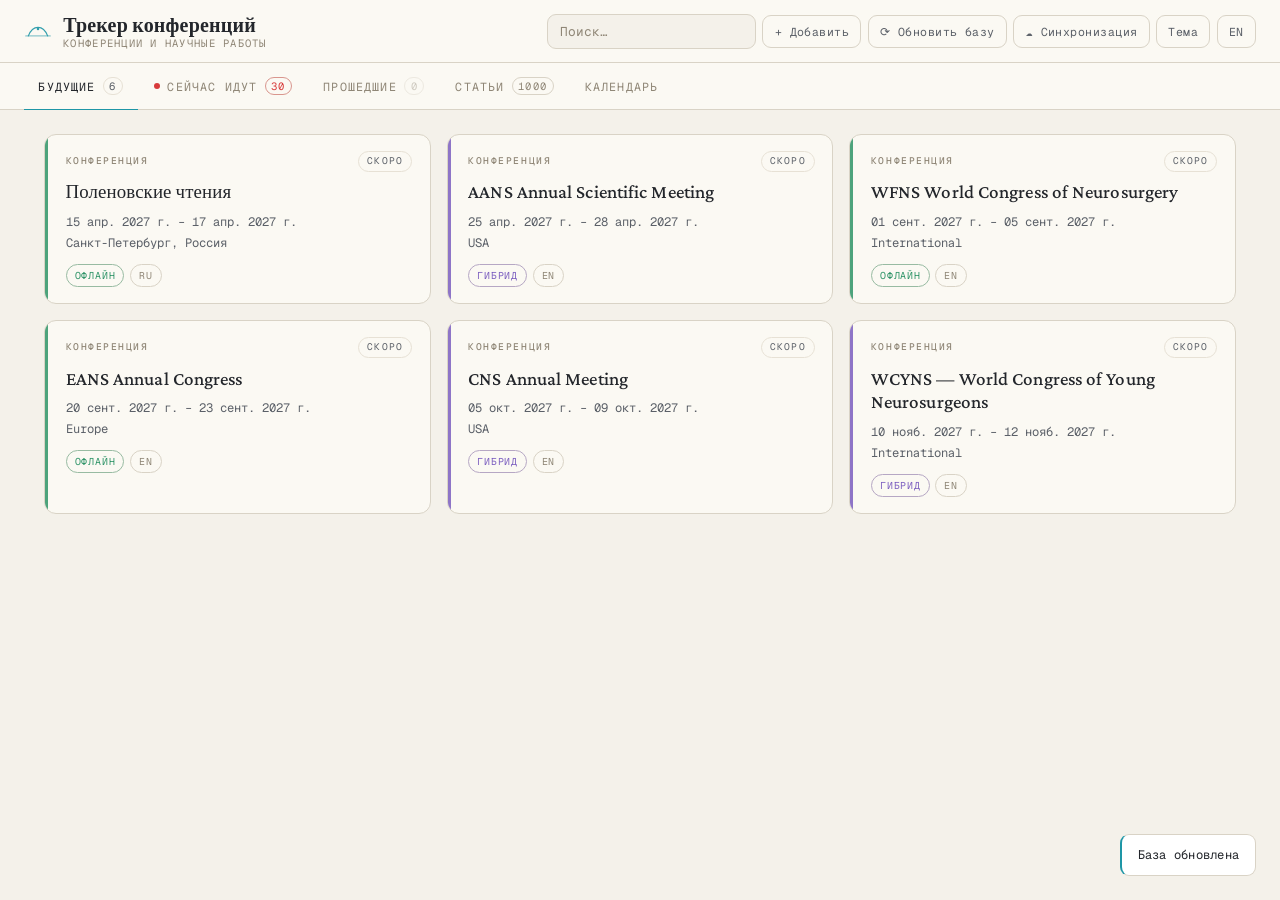
<file: index.html>
<!DOCTYPE html>
<html lang="ru">
<head>
  <meta charset="UTF-8" />
  <meta name="viewport" content="width=device-width, initial-scale=1.0" />
  <title>Conference Tracker</title>
  <link rel="preconnect" href="https://fonts.googleapis.com" />
  <link rel="preconnect" href="https://fonts.gstatic.com" crossorigin />
  <link href="https://fonts.googleapis.com/css2?family=Crimson+Pro:ital,wght@0,400;0,500;0,600;1,400&family=Instrument+Sans:wght@400;500;600&family=Geist+Mono:wght@400;500&display=swap" rel="stylesheet" />
  <link rel="stylesheet" href="css/styles.css" />
</head>
<body>

<header class="app-header">
  <div class="brand">
    <span class="brand-mark" aria-hidden="true">
      <svg viewBox="0 0 32 24" width="28" height="21" fill="none" stroke="currentColor" stroke-width="1.4" stroke-linecap="round">
        <path d="M2 17 H30" stroke-opacity="0.55" />
        <path d="M5 17 C10 4, 22 4, 27 17" />
        <circle cx="16" cy="9.2" r="1.4" fill="currentColor" stroke="none" />
      </svg>
    </span>
    <span class="brand-text">
      <span class="brand-title" data-i18n="app.title">Трекер конференций</span>
      <span class="brand-sub" data-i18n="app.subtitle">Конференции и научные работы</span>
    </span>
  </div>
  <div class="header-actions">
    <input id="search" class="search" type="search" data-i18n-ph="search.placeholder" />
    <button id="addBtn" class="btn" data-i18n="btn.add">+ Добавить</button>
    <button id="updateBtn" class="btn" data-i18n="btn.update">⟳ Обновить базу</button>
    <button id="syncBtn" class="btn" data-i18n="btn.sync">☁ Синхронизация</button>
    <button id="themeBtn" class="btn" data-i18n="btn.theme">Тема</button>
    <button id="langBtn" class="btn">EN</button>
  </div>
</header>

<nav class="tabs" role="tablist">
  <button class="tab-btn active" data-tab="future" role="tab"><span data-i18n="tab.future">Будущие</span><span class="tab-count" data-count="future">0</span></button>
  <button class="tab-btn" data-tab="now" role="tab"><span class="live-dot" aria-hidden="true"></span><span data-i18n="tab.now">Сейчас идут</span><span class="tab-count tab-count--live" data-count="now">0</span></button>
  <button class="tab-btn" data-tab="past" role="tab"><span data-i18n="tab.past">Прошедшие</span><span class="tab-count" data-count="past">0</span></button>
  <button class="tab-btn" data-tab="papers" role="tab"><span data-i18n="tab.papers">Статьи</span><span class="tab-count" data-count="papers">0</span></button>
  <button class="tab-btn" data-tab="calendar" role="tab"><span data-i18n="tab.calendar">Календарь</span></button>
</nav>

<div id="pastFilters" class="filters" hidden>
  <select id="pastFormat"></select>
  <select id="pastAtt"></select>
  <select id="pastTag"></select>
  <select id="pastSort">
    <option value="date" data-i18n="filter.sortDate">По дате</option>
    <option value="rating" data-i18n="filter.sortRating">По оценке</option>
    <option value="title" data-i18n="filter.sortTitle">По названию</option>
  </select>
</div>

<main class="content">
  <section id="tab-future" class="tab-panel"></section>
  <section id="tab-now" class="tab-panel" hidden></section>
  <section id="tab-past" class="tab-panel" hidden></section>
  <section id="tab-papers" class="tab-panel" hidden></section>
  <section id="tab-calendar" class="tab-panel" hidden></section>
</main>

<!-- Modal -->
<div id="modal" class="modal-overlay" hidden>
  <div class="modal">
    <h2 id="modal-title" data-i18n="modal.addTitle">Новая запись</h2>
    <div id="modal-form" class="modal-form"></div>
    <div class="modal-buttons">
      <button id="modalSave" class="btn btn-primary" data-i18n="btn.save">Сохранить</button>
      <button id="modalCancel" class="btn" data-i18n="btn.cancel">Отмена</button>
      <button id="modalDelete" class="btn danger" data-i18n="btn.delete">Удалить</button>
    </div>
  </div>
</div>

<!-- Sync panel -->
<div id="syncPanel" class="modal-overlay" hidden>
  <div class="modal">
    <h2 data-i18n="sync.title">Синхронизация</h2>
    <label class="m-field"><span data-i18n="sync.token">GitHub токен</span><input name="token" type="password" autocomplete="off"></label>
    <p class="hint" data-i18n="sync.tokenHint">Подсказка по scope</p>
    <label class="m-field"><span data-i18n="sync.gistId">Gist ID</span><input name="gistId" type="text"></label>
    <div class="m-row">
      <label class="m-field"><span data-i18n="sync.owner">Owner</span><input name="owner" type="text"></label>
      <label class="m-field"><span data-i18n="sync.repo">Repo</span><input name="repo" type="text"></label>
    </div>
    <label class="m-check"><input name="auto" type="checkbox"> <span data-i18n="sync.auto">Автосинхронизация</span></label>
    <div class="modal-buttons">
      <button id="syncPush" class="btn" data-i18n="sync.push">Выгрузить ↑</button>
      <button id="syncPull" class="btn" data-i18n="sync.pull">Загрузить ↓</button>
      <button id="syncClose" class="btn" data-i18n="btn.close">Закрыть</button>
    </div>
  </div>
</div>

<div id="toasts" class="toasts"></div>

<script src="js/i18n.js"></script>
<script src="js/store.js"></script>
<script src="js/render.js"></script>
<script src="js/modal.js"></script>
<script src="js/calendar.js"></script>
<script src="js/import-helpers.js"></script>
<script src="js/import-data.js"></script>
<script src="js/import.js"></script>
<script src="js/ics.js"></script>
<script src="js/update.js"></script>
<script src="js/sync.js"></script>
<script src="js/app.js"></script>
</body>
</html>
</file>
<file: css/styles.css>
/* Conference Tracker — Neural Cartography
   Dark clinical "instrument-atlas" aesthetic. Dark is the primary theme;
   light inverts surfaces; auto follows the OS. Depth via hairlines + panels,
   not shadows. Accents appear as edges/dots, never as fills. */

/* ---------------------------------------------------------------- tokens */
:root {
  /* surfaces (dark — primary) */
  --bg:        #0D0F13;
  --panel:     #14171C;
  --panel-2:   #181C22;
  --hairline:  #282E37;
  --hairline-2:#20252D;

  /* text — warm bone, never pure white */
  --ink:       #E8E2D6;
  --ink-dim:   #8A8F99;
  --ink-faint: #5F6570;

  /* signal codes */
  --c-online:  #4FD1E0;
  --c-offline: #5FBF8F;
  --c-hybrid:  #A98BE0;
  --c-study:   #E0A94F;
  --c-live:    #FF5A5A;
  --c-paper:   #4FD1E0;

  /* fonts */
  --font-display: 'Crimson Pro', Georgia, 'Times New Roman', serif;
  --font-mono: 'Geist Mono', 'IBM Plex Mono', ui-monospace, 'SF Mono', Menlo, monospace;
  --font-sans: 'Instrument Sans', -apple-system, BlinkMacSystemFont, 'Segoe UI', system-ui, sans-serif;

  /* rhythm */
  --r-card: 12px;
  --r-chip: 15px;
  --r-field: 9px;
  --code: var(--c-offline);
  color-scheme: dark;
}

:root[data-theme="light"] {
  --bg:        #F4F1EA;
  --panel:     #FBF9F3;
  --panel-2:   #FFFFFF;
  --hairline:  #D9D3C6;
  --hairline-2:#E7E1D5;
  --ink:       #23262B;
  --ink-dim:   #5B6068;
  --ink-faint: #8F8676;
  --c-online:  #1E96A6;
  --c-offline: #2F9468;
  --c-hybrid:  #7C5FC0;
  --c-study:   #B5812A;
  --c-live:    #D83B3B;
  --c-paper:   #1E96A6;
  color-scheme: light;
}
@media (prefers-color-scheme: light) {
  :root[data-theme="auto"] {
    --bg:        #F4F1EA;
    --panel:     #FBF9F3;
    --panel-2:   #FFFFFF;
    --hairline:  #D9D3C6;
    --hairline-2:#E7E1D5;
    --ink:       #23262B;
    --ink-dim:   #5B6068;
    --ink-faint: #8F8676;
    --c-online:  #1E96A6;
    --c-offline: #2F9468;
    --c-hybrid:  #7C5FC0;
    --c-study:   #B5812A;
    --c-live:    #D83B3B;
    --c-paper:   #1E96A6;
    color-scheme: light;
  }
}

/* code color per format */
.card[data-format="online"], .cal-ev.fmt-online { --code: var(--c-online); }
.card[data-format="offline"] { --code: var(--c-offline); }
.card[data-format="hybrid"], .cal-ev.fmt-hybrid { --code: var(--c-hybrid); }
.card[data-format="study"] { --code: var(--c-study); }
.card[data-format="paper"] { --code: var(--c-paper); }

/* ---------------------------------------------------------------- base */
* { box-sizing: border-box; }
[hidden] { display: none !important; }

html { -webkit-text-size-adjust: 100%; }
body {
  margin: 0;
  font-family: var(--font-sans);
  background: var(--bg);
  color: var(--ink);
  font-size: 15px;
  line-height: 1.55;
  font-feature-settings: "ss01";
  -webkit-font-smoothing: antialiased;
}

::selection { background: color-mix(in srgb, var(--c-online) 32%, transparent); }

::-webkit-scrollbar { width: 11px; height: 11px; }
::-webkit-scrollbar-track { background: transparent; }
::-webkit-scrollbar-thumb { background: var(--hairline); border-radius: 6px; border: 3px solid var(--bg); }
::-webkit-scrollbar-thumb:hover { background: var(--ink-faint); }

a { color: inherit; }

.mono { font-family: var(--font-mono); font-variant-numeric: tabular-nums; }

/* ---------------------------------------------------------------- header */
.app-header {
  display: flex; align-items: center; justify-content: space-between;
  gap: 1rem; padding: .85rem 1.5rem;
  background: var(--panel);
  border-bottom: 1px solid var(--hairline);
  flex-wrap: wrap;
  position: sticky; top: 0; z-index: 20;
}
.brand { display: flex; align-items: center; gap: .7rem; }
.brand-mark { color: var(--c-online); display: inline-flex; opacity: .9; }
.brand-text { display: flex; flex-direction: column; line-height: 1.15; }
.brand-title { font-family: var(--font-display); font-weight: 600; font-size: 1.25rem; letter-spacing: .01em; }
.brand-sub { font-family: var(--font-mono); color: var(--ink-faint); font-size: .66rem; letter-spacing: .12em; text-transform: uppercase; }

.header-actions { display: flex; gap: .4rem; align-items: center; flex-wrap: wrap; }
.search {
  font-family: var(--font-mono); font-size: .8rem;
  padding: .5rem .75rem; border: 1px solid var(--hairline); border-radius: var(--r-field);
  background: var(--bg); color: var(--ink); min-width: 190px;
  transition: border-color .15s ease, box-shadow .15s ease;
}
.search::placeholder { color: var(--ink-faint); }
.search:focus { outline: none; border-color: var(--c-online); box-shadow: 0 0 0 3px color-mix(in srgb, var(--c-online) 18%, transparent); }

.btn {
  font-family: var(--font-mono); font-size: .72rem; letter-spacing: .04em;
  padding: .5rem .7rem; border: 1px solid var(--hairline); border-radius: var(--r-field);
  background: transparent; color: var(--ink-dim); cursor: pointer;
  transition: color .15s ease, border-color .15s ease, box-shadow .15s ease, background .15s ease;
}
.btn:hover { color: var(--ink); border-color: color-mix(in srgb, var(--c-online) 55%, var(--hairline)); box-shadow: 0 0 0 3px color-mix(in srgb, var(--c-online) 10%, transparent); }
.btn:focus-visible { outline: none; border-color: var(--c-online); box-shadow: 0 0 0 3px color-mix(in srgb, var(--c-online) 22%, transparent); }
.btn-primary { background: color-mix(in srgb, var(--c-online) 18%, transparent); color: var(--ink); border-color: color-mix(in srgb, var(--c-online) 55%, var(--hairline)); }
.btn-primary:hover { background: color-mix(in srgb, var(--c-online) 26%, transparent); }
.btn.danger { color: var(--c-live); border-color: color-mix(in srgb, var(--c-live) 35%, var(--hairline)); }
.btn.danger:hover { box-shadow: 0 0 0 3px color-mix(in srgb, var(--c-live) 12%, transparent); border-color: var(--c-live); }

/* ---------------------------------------------------------------- tabs */
.tabs {
  display: flex; gap: .15rem; padding: 0 1.5rem; flex-wrap: wrap;
  border-bottom: 1px solid var(--hairline); background: var(--panel);
  position: sticky; top: 54px; z-index: 19;
}
.tab-btn {
  display: inline-flex; align-items: center; gap: .45rem;
  font-family: var(--font-mono); font-size: .73rem; letter-spacing: .1em; text-transform: uppercase;
  padding: .85rem .9rem; border: none; background: none; color: var(--ink-faint);
  cursor: pointer; border-bottom: 1.5px solid transparent; margin-bottom: -1px;
  transition: color .15s ease, border-color .15s ease;
}
.tab-btn:hover { color: var(--ink-dim); }
.tab-btn.active { color: var(--ink); border-bottom-color: var(--c-online); }
.tab-btn:focus-visible { outline: none; color: var(--ink); box-shadow: inset 0 -2px 0 var(--c-online); }
.tab-count {
  font-size: .66rem; color: var(--ink-faint); font-variant-numeric: tabular-nums;
  padding: .05rem .35rem; border: 1px solid var(--hairline); border-radius: var(--r-chip); line-height: 1.4;
}
.tab-btn.active .tab-count { color: var(--ink-dim); border-color: var(--hairline-2); }
.tab-count.is-zero { opacity: .4; }
.tab-count--live { color: var(--c-live); border-color: color-mix(in srgb, var(--c-live) 40%, var(--hairline)); }
.tab-count--live.is-zero { color: var(--ink-faint); border-color: var(--hairline); }
.live-dot { width: 6px; height: 6px; border-radius: 50%; background: var(--c-live); box-shadow: 0 0 0 0 color-mix(in srgb, var(--c-live) 70%, transparent); animation: pulse 2s ease-out infinite; }
@keyframes pulse { 0% { box-shadow: 0 0 0 0 color-mix(in srgb, var(--c-live) 55%, transparent); } 70% { box-shadow: 0 0 0 6px transparent; } 100% { box-shadow: 0 0 0 0 transparent; } }

/* ---------------------------------------------------------------- filters */
.filters { display: flex; gap: .5rem; padding: 1rem 1.5rem 0; flex-wrap: wrap; }
.filter-select, .filters select {
  font-family: var(--font-mono); font-size: .74rem; letter-spacing: .03em;
  padding: .45rem .7rem; border: 1px solid var(--hairline); border-radius: var(--r-field);
  background: var(--panel); color: var(--ink-dim);
  appearance: none; -webkit-appearance: none;
  background-image: linear-gradient(45deg, transparent 50%, var(--ink-faint) 50%), linear-gradient(135deg, var(--ink-faint) 50%, transparent 50%);
  background-position: calc(100% - 14px) 52%, calc(100% - 9px) 52%;
  background-size: 5px 5px, 5px 5px; background-repeat: no-repeat;
  padding-right: 1.8rem; cursor: pointer;
  transition: border-color .15s ease, box-shadow .15s ease, color .15s ease;
}
.filters select:hover { color: var(--ink); }
.filters select:focus { outline: none; border-color: var(--c-online); box-shadow: 0 0 0 3px color-mix(in srgb, var(--c-online) 16%, transparent); }

/* ---------------------------------------------------------------- content */
.content { padding: 1.5rem; max-width: 1240px; margin: 0 auto; }
.grid { display: grid; grid-template-columns: repeat(auto-fill, minmax(300px, 1fr)); gap: 1rem; }
.subhead {
  font-family: var(--font-mono); font-size: .7rem; letter-spacing: .16em; text-transform: uppercase;
  color: var(--ink-faint); margin: 2rem 0 .9rem; display: flex; align-items: center; gap: .75rem; font-weight: 500;
}
.subhead::after { content: ""; flex: 1; height: 1px; background: var(--hairline); }

/* ---------------------------------------------------------------- cards */
.card {
  display: flex; background: var(--panel);
  border: 1px solid var(--hairline); border-radius: var(--r-card);
  overflow: hidden;
  transition: border-color .18s ease, background .18s ease, transform .18s ease;
}
.card:hover { border-color: color-mix(in srgb, var(--code) 45%, var(--hairline)); background: var(--panel-2); }
.card.open { background: var(--panel-2); border-color: color-mix(in srgb, var(--code) 35%, var(--hairline)); }
.strip { width: 3px; flex: 0 0 3px; background: var(--code); opacity: .85; }
.card:hover .strip, .card.open .strip { opacity: 1; }
.card-inner { flex: 1; min-width: 0; }

.card-head { padding: 1rem 1.1rem; cursor: pointer; }
.card-top { display: flex; justify-content: space-between; align-items: center; gap: .5rem; margin-bottom: .55rem; }
.badge {
  font-family: var(--font-mono); font-size: .6rem; font-weight: 500; letter-spacing: .16em;
  color: var(--ink-faint);
}
.badge-study { color: var(--c-study); }
.badge-paper { color: var(--c-paper); }
.phase {
  font-family: var(--font-mono); font-size: .6rem; letter-spacing: .12em; text-transform: uppercase;
  padding: .12rem .5rem; border-radius: var(--r-chip); border: 1px solid var(--hairline); color: var(--ink-faint);
}
.phase-future { color: var(--ink-dim); border-color: var(--hairline-2); }
.phase-now { color: var(--c-live); border-color: color-mix(in srgb, var(--c-live) 40%, var(--hairline)); }
.phase-past { color: var(--ink-faint); }

.card-title {
  font-family: var(--font-display); font-weight: 500; font-size: 1.18rem; line-height: 1.25;
  margin: .1rem 0 .55rem; letter-spacing: .005em;
}
.card-meta { font-family: var(--font-mono); color: var(--ink-dim); font-size: .76rem; font-variant-numeric: tabular-nums; display: flex; flex-direction: column; gap: .15rem; }
.meta-line { white-space: nowrap; overflow: hidden; text-overflow: ellipsis; }

.chips { display: flex; gap: .35rem; flex-wrap: wrap; margin-top: .7rem; }
.chip {
  font-family: var(--font-mono); font-size: .62rem; letter-spacing: .08em; text-transform: uppercase;
  padding: .18rem .5rem; border-radius: var(--r-chip); border: 1px solid var(--hairline); color: var(--ink-dim);
}
.chip--format { color: var(--code); border-color: color-mix(in srgb, var(--code) 38%, var(--hairline)); }
.chip--lang { color: var(--ink-faint); }

/* expanded body */
.card-body { display: none; padding: 0 1.1rem 1.1rem; border-top: 1px solid var(--hairline-2); }
.card.open .card-body { display: block; animation: fade .18s ease; }
@keyframes fade { from { opacity: 0; transform: translateY(-3px); } to { opacity: 1; transform: none; } }

.field-block { margin-top: 1rem; }
.field-block > label {
  display: block; font-family: var(--font-mono); font-size: .6rem; letter-spacing: .14em;
  text-transform: uppercase; color: var(--ink-faint); margin-bottom: .35rem;
}
.ro { white-space: pre-wrap; font-size: .85rem; color: var(--ink-dim); }
.notes-edit {
  width: 100%; font-family: var(--font-sans); font-size: .85rem;
  padding: .6rem .7rem; border: 1px solid var(--hairline); border-radius: var(--r-field);
  background: var(--bg); color: var(--ink); resize: vertical;
  transition: border-color .15s ease, box-shadow .15s ease;
}
.notes-edit:focus { outline: none; border-color: var(--c-online); box-shadow: 0 0 0 3px color-mix(in srgb, var(--c-online) 16%, transparent); }

.mini-row { margin-top: 1rem; display: flex; gap: .4rem; flex-wrap: wrap; }
.btn-mini {
  font-family: var(--font-mono); font-size: .68rem; letter-spacing: .03em;
  padding: .35rem .6rem; border: 1px solid var(--hairline); border-radius: var(--r-field);
  background: transparent; color: var(--ink-dim); cursor: pointer; text-decoration: none; display: inline-block;
  transition: color .15s ease, border-color .15s ease, box-shadow .15s ease;
}
.btn-mini:hover { color: var(--ink); border-color: var(--ink-faint); }
.btn-mini.danger { color: var(--c-live); border-color: color-mix(in srgb, var(--c-live) 30%, var(--hairline)); }
.btn-mini.active { color: var(--c-study); border-color: color-mix(in srgb, var(--c-study) 50%, var(--hairline)); box-shadow: 0 0 0 3px color-mix(in srgb, var(--c-study) 10%, transparent); }

.brief-btn { color: var(--ink-dim); }
.brief-box {
  margin-top: .6rem; padding: .6rem .8rem; font-size: .85rem; color: var(--ink-dim);
  background: var(--bg); border-left: 2px solid var(--code); border-radius: 0 var(--r-field) var(--r-field) 0;
}

.cal-actions { margin-top: 1rem; display: flex; gap: .4rem; align-items: center; flex-wrap: wrap; }
.cal-actions-label { font-family: var(--font-mono); font-size: .6rem; letter-spacing: .12em; text-transform: uppercase; color: var(--ink-faint); }

.card-actions { margin-top: 1.1rem; display: flex; gap: .4rem; padding-top: .9rem; border-top: 1px solid var(--hairline-2); }
.links { margin-top: 1rem; display: flex; gap: .9rem; flex-wrap: wrap; }
.lnk { font-family: var(--font-mono); font-size: .72rem; letter-spacing: .03em; color: var(--c-online); text-decoration: none; border-bottom: 1px solid transparent; transition: border-color .15s ease; }
.lnk:hover { border-bottom-color: currentColor; }

/* stars */
.stars { display: inline-flex; gap: .2rem; }
.star { cursor: pointer; color: var(--ink-faint); font-size: 1.25rem; line-height: 1; transition: color .12s ease, transform .12s ease; }
.star:hover { transform: scale(1.12); }
.star.on { color: var(--c-study); }

/* attendance segment */
.seg { display: inline-flex; border: 1px solid var(--hairline); border-radius: var(--r-field); overflow: hidden; margin-top: 1rem; }
.seg-btn {
  font-family: var(--font-mono); font-size: .66rem; letter-spacing: .04em;
  padding: .4rem .65rem; border: none; background: transparent; color: var(--ink-faint); cursor: pointer;
  border-right: 1px solid var(--hairline); transition: color .15s ease, background .15s ease;
}
.seg-btn:last-child { border-right: none; }
.seg-btn:hover { color: var(--ink-dim); }
.seg-btn.active { color: var(--ink); background: color-mix(in srgb, var(--c-offline) 16%, transparent); }
.seg-btn.att-online.active { background: color-mix(in srgb, var(--c-online) 16%, transparent); }
.seg-btn.att-not_visited.active { background: color-mix(in srgb, var(--ink-faint) 18%, transparent); }

/* attendance pill (table) */
.pill { font-family: var(--font-mono); font-size: .62rem; letter-spacing: .06em; padding: .15rem .55rem; border-radius: var(--r-chip); border: 1px solid var(--hairline); }
.att-not_visited { color: var(--ink-faint); }
.att-visited { color: var(--c-offline); border-color: color-mix(in srgb, var(--c-offline) 38%, var(--hairline)); }
.att-online { color: var(--c-online); border-color: color-mix(in srgb, var(--c-online) 38%, var(--hairline)); }

/* ---------------------------------------------------------------- table */
.tbl { width: 100%; border-collapse: collapse; background: var(--panel); border: 1px solid var(--hairline); border-radius: var(--r-card); overflow: hidden; }
.tbl th, .tbl td { padding: .7rem .95rem; text-align: left; border-bottom: 1px solid var(--hairline-2); }
.tbl th {
  font-family: var(--font-mono); font-size: .6rem; letter-spacing: .12em; text-transform: uppercase;
  color: var(--ink-faint); font-weight: 500; background: var(--panel);
}
.tbl td { font-size: .84rem; color: var(--ink-dim); }
.tbl td:first-child { color: var(--ink); font-family: var(--font-display); font-size: .98rem; }
.tbl td:nth-child(2), .tbl td:nth-child(5) { font-family: var(--font-mono); font-variant-numeric: tabular-nums; font-size: .76rem; }
.tbl td:nth-child(5) { color: var(--c-study); letter-spacing: .1em; }
.tbl tbody tr { cursor: pointer; transition: background .14s ease; }
.tbl tbody tr:hover { background: var(--panel-2); }
.tbl tbody tr:last-child td { border-bottom: none; }

/* ---------------------------------------------------------------- empty/banner */
.empty {
  text-align: center; color: var(--ink-faint); padding: 4rem 1rem;
  font-family: var(--font-mono); font-size: .8rem; letter-spacing: .04em;
  border: 1px dashed var(--hairline); border-radius: var(--r-card);
}
.banner {
  padding: .7rem 1rem; border: 1px solid var(--hairline); border-left: 2px solid var(--c-live);
  border-radius: var(--r-field); margin-bottom: 1.2rem; color: var(--ink-dim); font-size: .85rem;
}
.now-banner {
  display: flex; align-items: center; gap: .65rem; margin-bottom: 1.4rem;
  padding: .65rem 1rem; background: var(--panel); border: 1px solid var(--hairline);
  border-left: 2px solid var(--c-live); border-radius: var(--r-field);
}
.now-banner-text { font-family: var(--font-mono); font-size: .68rem; letter-spacing: .14em; text-transform: uppercase; color: var(--ink-dim); font-variant-numeric: tabular-nums; }

/* ---------------------------------------------------------------- calendar */
.cal-head { display: flex; align-items: center; gap: .6rem; margin-bottom: 1rem; flex-wrap: wrap; }
.cal-title { font-family: var(--font-display); font-weight: 600; font-size: 1.1rem; min-width: 180px; text-align: center; font-variant-numeric: tabular-nums; }
.cal-mine { display: inline-flex; align-items: center; gap: .4rem; font-family: var(--font-mono); font-size: .68rem; letter-spacing: .06em; text-transform: uppercase; color: var(--ink-faint); margin-left: auto; cursor: pointer; }
.cal-mine input { accent-color: var(--c-study); }
.cal-weekdays { display: grid; grid-template-columns: repeat(7, 1fr); gap: 5px; margin-bottom: 5px; }
.cal-weekdays div { text-align: center; font-family: var(--font-mono); font-size: .6rem; letter-spacing: .1em; text-transform: uppercase; color: var(--ink-faint); }
.cal-grid { display: grid; grid-template-columns: repeat(7, 1fr); gap: 5px; }
.cal-cell { background: var(--panel); border: 1px solid var(--hairline-2); border-radius: var(--r-field); min-height: 92px; padding: 6px; transition: border-color .15s ease; }
.cal-cell.empty { background: transparent; border-color: transparent; }
.cal-cell.today { border-color: color-mix(in srgb, var(--c-online) 55%, var(--hairline)); }
.cal-day { font-family: var(--font-mono); font-size: .68rem; color: var(--ink-faint); margin-bottom: 4px; font-variant-numeric: tabular-nums; }
.cal-cell.today .cal-day { color: var(--c-online); }
.cal-ev {
  font-family: var(--font-mono); font-size: .64rem; letter-spacing: .02em;
  padding: .12rem .35rem; border-radius: 4px; margin-bottom: 3px; cursor: pointer;
  color: var(--ink); background: color-mix(in srgb, var(--c-offline) 16%, transparent);
  border-left: 2px solid var(--c-offline);
  white-space: nowrap; overflow: hidden; text-overflow: ellipsis;
  transition: background .14s ease;
}
.cal-ev.fmt-online { background: color-mix(in srgb, var(--c-online) 16%, transparent); border-left-color: var(--c-online); }
.cal-ev.fmt-hybrid { background: color-mix(in srgb, var(--c-hybrid) 16%, transparent); border-left-color: var(--c-hybrid); }
.cal-ev:hover { background: color-mix(in srgb, var(--code, var(--c-offline)) 28%, transparent); }
.cal-ev.mine { box-shadow: inset 0 0 0 1px color-mix(in srgb, var(--c-study) 60%, transparent); border-left-color: var(--c-study); }

/* ---------------------------------------------------------------- modal */
.modal-overlay { position: fixed; inset: 0; background: color-mix(in srgb, var(--bg) 78%, black); backdrop-filter: blur(3px); display: flex; align-items: flex-start; justify-content: center; padding: 3.5rem 1rem; overflow-y: auto; z-index: 60; }
.modal { background: var(--panel); border: 1px solid var(--hairline); border-radius: var(--r-card); padding: 1.75rem; width: 100%; max-width: 580px; }
.modal h2 { font-family: var(--font-display); font-weight: 600; font-size: 1.4rem; margin: 0 0 1.25rem; }
.modal-form .m-field, .modal .m-field { display: block; margin-bottom: .9rem; }
.m-field > span { display: block; font-family: var(--font-mono); font-size: .6rem; letter-spacing: .12em; text-transform: uppercase; color: var(--ink-faint); margin-bottom: .35rem; }
.m-field input, .m-field select, .m-field textarea {
  width: 100%; font-family: var(--font-sans); font-size: .88rem;
  padding: .55rem .7rem; border: 1px solid var(--hairline); border-radius: var(--r-field);
  background: var(--bg); color: var(--ink);
  transition: border-color .15s ease, box-shadow .15s ease;
}
.m-field input:focus, .m-field select:focus, .m-field textarea:focus { outline: none; border-color: var(--c-online); box-shadow: 0 0 0 3px color-mix(in srgb, var(--c-online) 16%, transparent); }
.m-row { display: grid; grid-template-columns: 1fr 1fr; gap: .9rem; }
.m-check { display: flex; align-items: center; gap: .55rem; margin: .6rem 0; font-family: var(--font-mono); font-size: .76rem; color: var(--ink-dim); }
.m-check input { accent-color: var(--c-online); }
.hint { font-family: var(--font-mono); font-size: .68rem; line-height: 1.5; color: var(--ink-faint); margin: -.3rem 0 .9rem; }
.modal-buttons { display: flex; gap: .5rem; margin-top: 1.4rem; flex-wrap: wrap; padding-top: 1.2rem; border-top: 1px solid var(--hairline-2); }

/* ---------------------------------------------------------------- toasts */
.toasts { position: fixed; bottom: 1.5rem; right: 1.5rem; display: flex; flex-direction: column; gap: .5rem; z-index: 100; }
.toast {
  font-family: var(--font-mono); font-size: .76rem; letter-spacing: .02em;
  background: var(--panel-2); color: var(--ink); padding: .65rem 1rem;
  border: 1px solid var(--hairline); border-left: 2px solid var(--c-online); border-radius: var(--r-field);
  opacity: 0; transform: translateX(12px); transition: opacity .2s ease, transform .2s ease;
}
.toast.show { opacity: 1; transform: none; }

/* ---------------------------------------------------------------- a11y / motion / responsive */
:focus-visible { outline: none; }
.btn-mini:focus-visible, .seg-btn:focus-visible, .star:focus-visible, .lnk:focus-visible, .filters select:focus-visible {
  outline: 2px solid color-mix(in srgb, var(--c-online) 70%, transparent); outline-offset: 2px; border-radius: 4px;
}

@media (prefers-reduced-motion: reduce) {
  * { animation: none !important; transition: none !important; }
  .live-dot { animation: none; }
}

@media (max-width: 720px) {
  .app-header { padding: .75rem 1rem; }
  .tabs { padding: 0 1rem; top: 0; }
  .content { padding: 1rem; }
  .grid { grid-template-columns: 1fr; }
  .m-row { grid-template-columns: 1fr; }
  .search { min-width: 0; flex: 1; }
  .table-wrap, .tbl-scroll { overflow-x: auto; }
}
</file>
